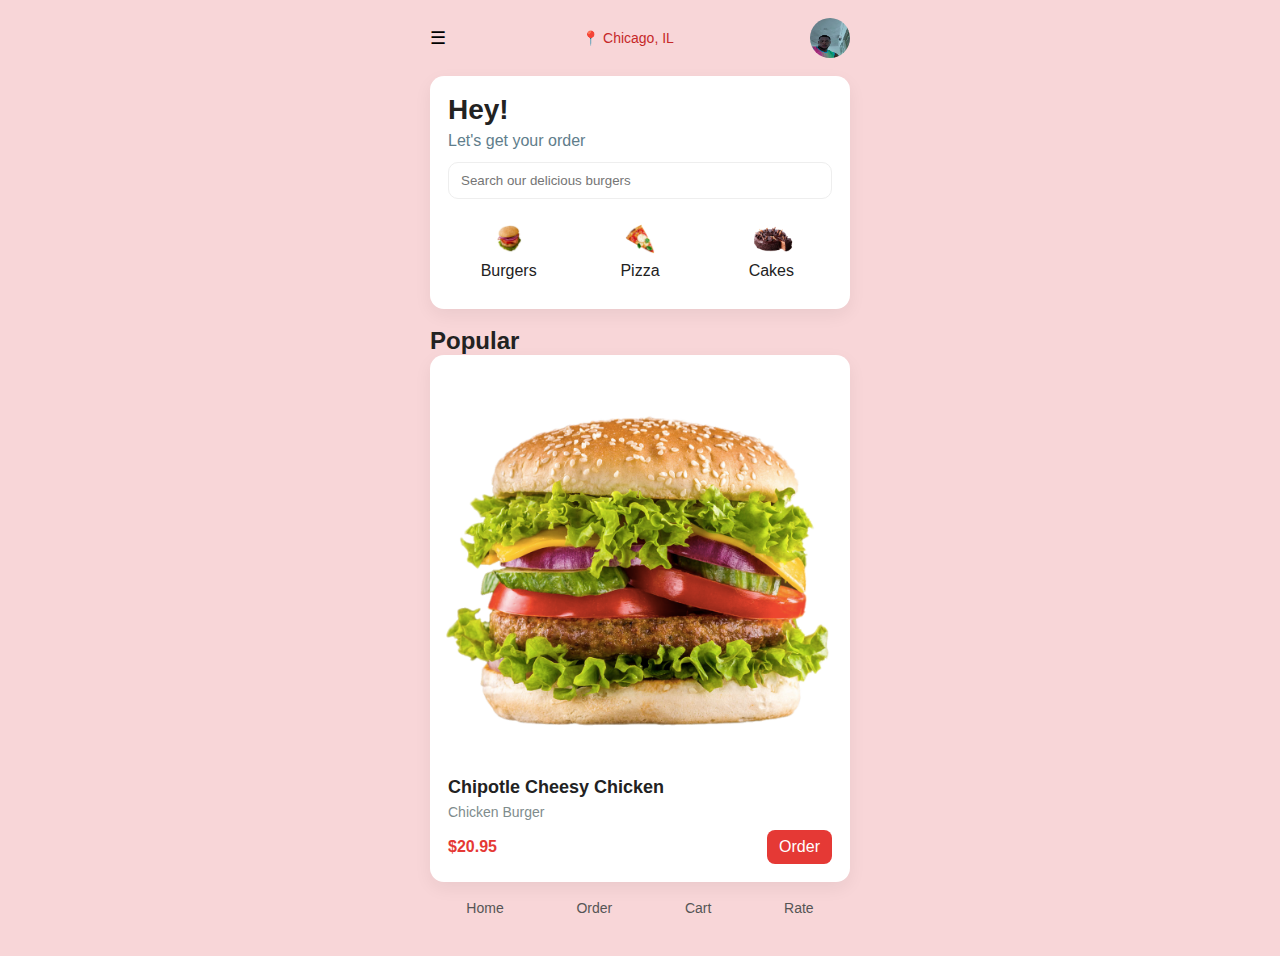
<file: index.html>
<!DOCTYPE html>
<html lang="en">
<head>
  <meta charset="utf-8" />
  <meta name="viewport" content="width=device-width,initial-scale=1" />
  <title>FoodApp — Home</title>
  <!-- Link to the page-specific CSS file -->
  <link rel="stylesheet" href="styles.css" />
</head>
<body>
  <!-- Header area with location and avatar -->
  <header class="header">
    <button class="hamburger" aria-label="menu">☰</button>
    <div class="location">📍 Chicago, IL</div>
    <img class="avatar" src="pic.JPG" alt="avatar" />
  </header>

  <!-- Hero text -->
  <section class="hero">
    <h1>Hey!</h1>
    <p class="sub">Let's get your order</p>

    <!-- Search box -->
    <div class="search">
      <input type="text" placeholder="Search our delicious burgers" />
    </div>

    <!-- Category cards -->
    <div class="categories">
      <div class="cat">
        <img src="buger 1.png" alt="burger" height="30px" />
        <span>Burgers</span>
      </div>
      <div class="cat">
        <img src="pizza.png" alt="pizza" height="30px" />
        <span>Pizza</span>
      </div>
      <div class="cat">
        <img src="cake.png" alt="cakes" height="30px" />
        <span>Cakes</span>
      </div>
    </div>
  </section>

  <!-- Popular list — each card corresponds to an item and has its own "view" button -->
  <main class="main">
    <h2>Popular</h2>

    <article class="food-card">
      <!-- image of dish -->
      <img src="buger 3.png" alt="Chipotle Cheesy Chicken" />
      <div class="card-body">
        <h3>Chipotle Cheesy Chicken</h3>
        <p class="desc">Chicken Burger</p>
        <div class="meta">
          <div class="price">$20.95</div>
          <!-- "Order" is a link to the Order page (order.html) -->
          <a class="btn" href="Order.html">Order</a>
        </div>
      </div>
     
  </main>

  <footer class="nav">
    <!-- simple bottom navigation (links to pages) -->
    <a href="index.html">Home</a>
    <a href="Order.html">Order</a>
    <a href="Cart.html">Cart</a>
    <a href="Rate.html">Rate</a>
  </footer>
</body>
</html>
</file>
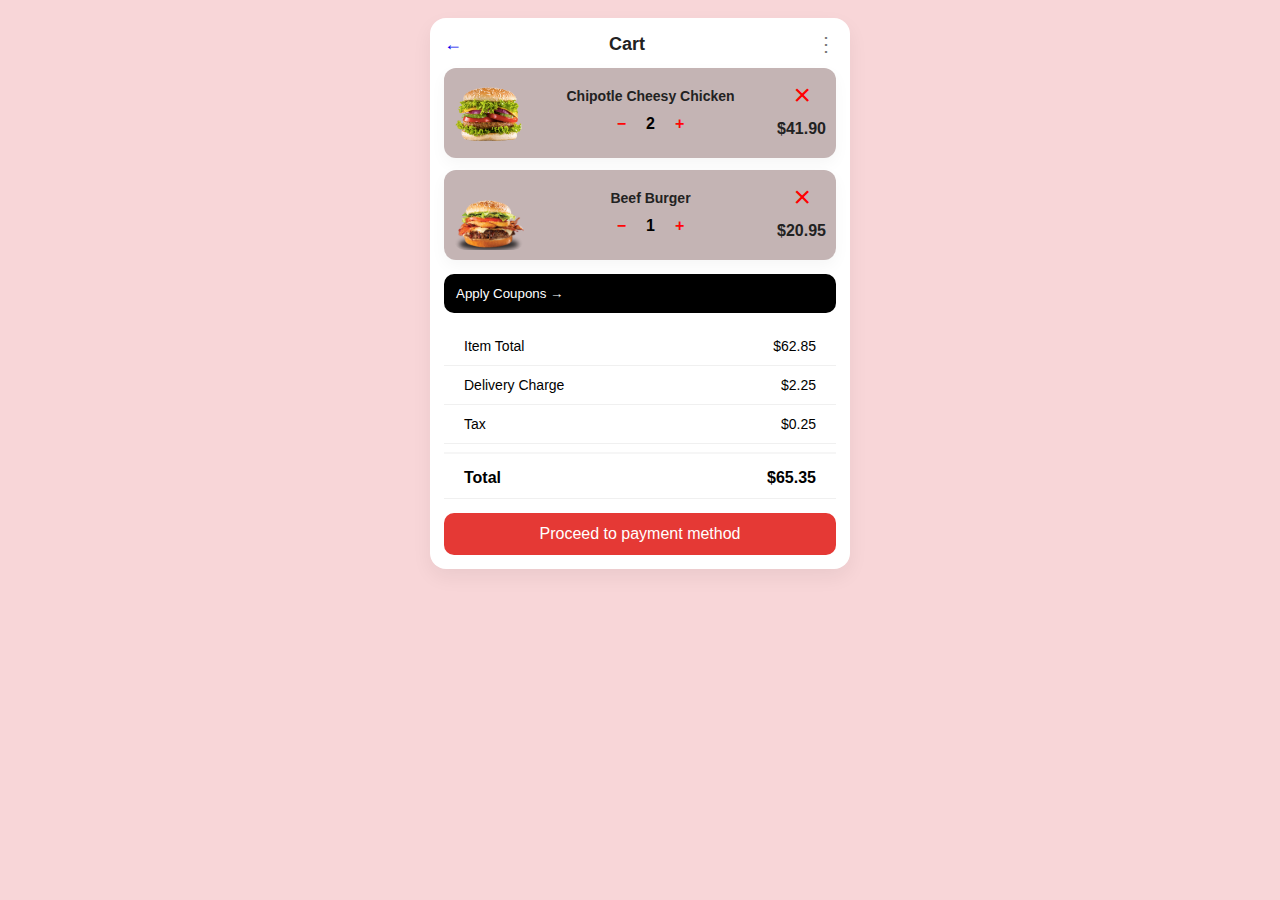
<file: Cart.html>
<!DOCTYPE html>
<html lang="en">
<head>
  <meta charset="utf-8" />
  <meta name="viewport" content="width=device-width,initial-scale=1" />
  <title>FoodApp — Cart</title>
  <link rel="stylesheet" href="Cart.css" />
</head>
<body>
  <div class="container">
    <header class="top">
      <a href="index.html" class="back">←</a>
      <h1>Cart</h1>
      <div class="more">⋮</div>
    </header>

    <!-- Cart items: static, each item shows image, title, qty and price -->
    <section class="cart-items">
      <div class="item">
        <img src="buger 3.png" alt="Chipotle Cheesy Chicken" />
        <div class="info">
          <div class="title">Chipotle Cheesy Chicken</div>
          <div class="qty">− <span>2</span>+</div>
        </div>
        <div class="remove"> &times; </div>
        <div class="price">$41.90</div>
      </div>

      <div class="item">
        <img src="beef Burger (2).png" alt="Beef Burger" />
        <div class="info">
          <div class="title">Beef Burger</div>
          <div class="qty">− <span>1</span>+</div>
        </div>
        <div class="remove"> &times; </div>
        <div class="price">$20.95</div>
      </div>
    </section>

    <!-- coupon, totals -->
    <section class="summary">
      <button class="coupon">Apply Coupons →</button>

      <div class="totals">
        <div class="row"><span>Item Total</span><span>$62.85</span></div>
        <div class="row"><span>Delivery Charge</span><span>$2.25</span></div>
        <div class="row"><span>Tax</span><span>$0.25</span></div>
        <div class="row total"><span>Total</span><span>$65.35</span></div>
      </div>

      <a class="pay" href="#">Proceed to payment method</a>
    </section>
  </div>
</body>
</html>
</file>
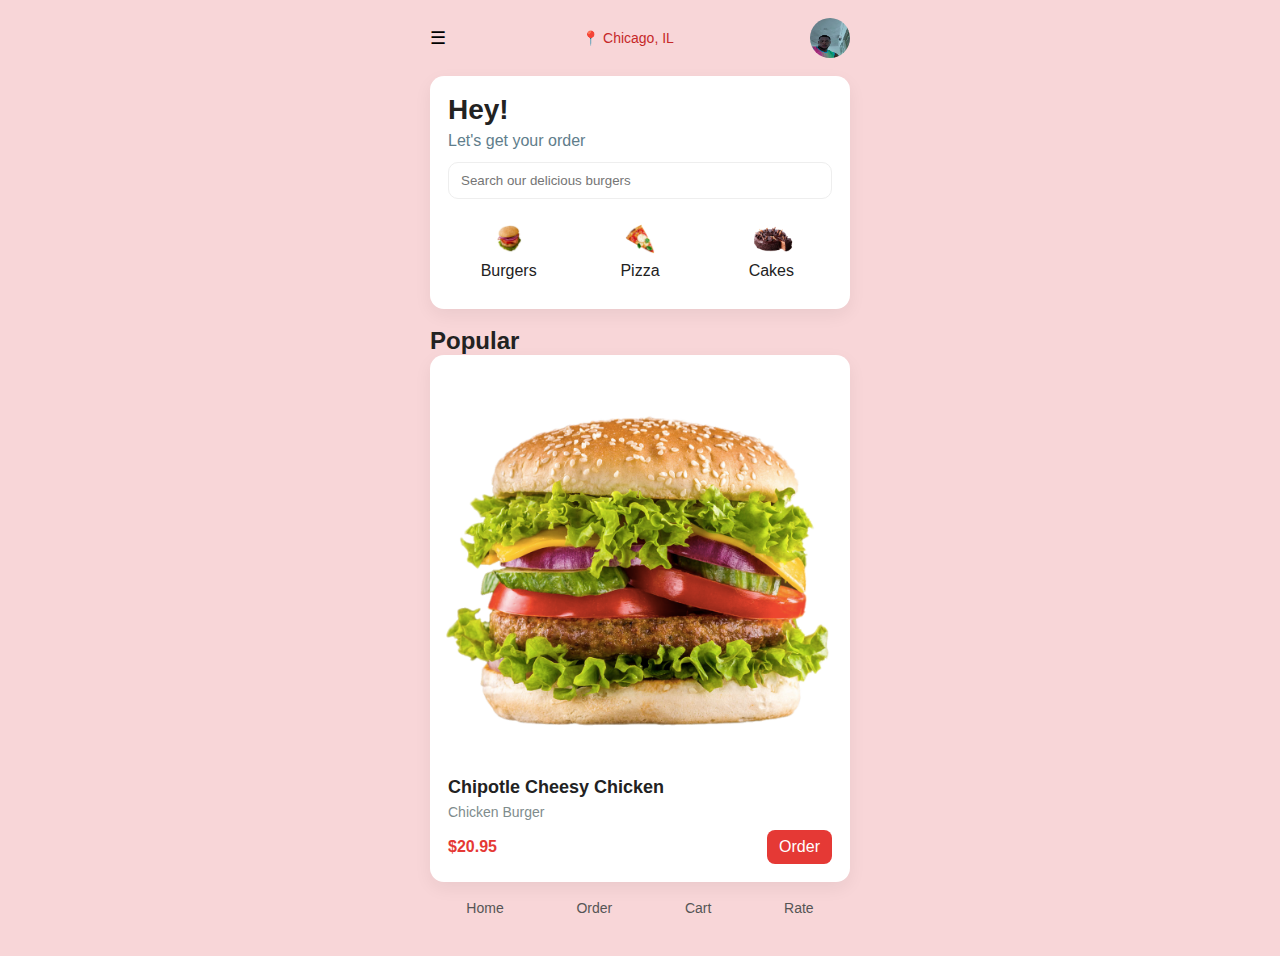
<file: Home.html>
<!DOCTYPE html>
<html lang="en">
<head>
  <meta charset="utf-8" />
  <meta name="viewport" content="width=device-width,initial-scale=1" />
  <title>FoodApp — Home</title>
  <!-- Link to the page-specific CSS file -->
  <link rel="stylesheet" href="styles.css" />
</head>
<body>
  <!-- Header area with location and avatar -->
  <header class="header">
    <button class="hamburger" aria-label="menu">☰</button>
    <div class="location">📍 Chicago, IL</div>
    <img class="avatar" src="pic.JPG" alt="avatar" />
  </header>

  <!-- Hero text -->
  <section class="hero">
    <h1>Hey!</h1>
    <p class="sub">Let's get your order</p>

    <!-- Search box -->
    <div class="search">
      <input type="text" placeholder="Search our delicious burgers" />
    </div>

    <!-- Category cards -->
    <div class="categories">
      <div class="cat">
        <img src="buger 1.png" alt="burger" height="30px" />
        <span>Burgers</span>
      </div>
      <div class="cat">
        <img src="pizza.png" alt="pizza" height="30px" />
        <span>Pizza</span>
      </div>
      <div class="cat">
        <img src="cake.png" alt="cakes" height="30px" />
        <span>Cakes</span>
      </div>
    </div>
  </section>

  <!-- Popular list — each card corresponds to an item and has its own "view" button -->
  <main class="main">
    <h2>Popular</h2>

    <article class="food-card">
      <!-- image of dish -->
      <img src="buger 3.png" alt="Chipotle Cheesy Chicken" />
      <div class="card-body">
        <h3>Chipotle Cheesy Chicken</h3>
        <p class="desc">Chicken Burger</p>
        <div class="meta">
          <div class="price">$20.95</div>
          <!-- "Order" is a link to the Order page (order.html) -->
          <a class="btn" href="order.html">Order</a>
        </div>
      </div>
     
  </main>

  <footer class="nav">
    <!-- simple bottom navigation (links to pages) -->
    <a href="home.html">Home</a>
    <a href="order.html">Order</a>
    <a href="cart.html">Cart</a>
    <a href="Rate.html">Rate</a>
  </footer>
</body>
</html>
</file>
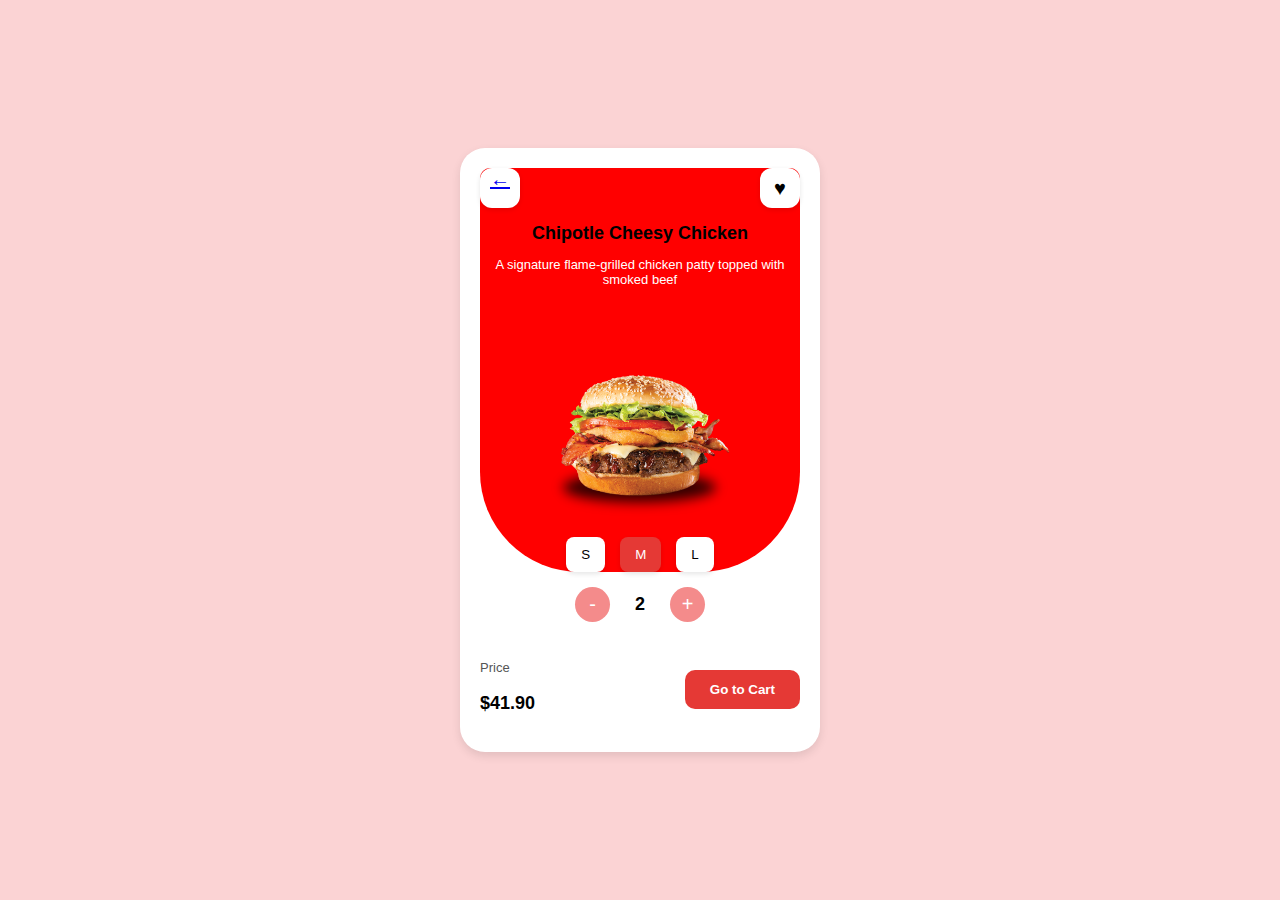
<file: Order.html>
<!DOCTYPE html>
<html lang="en">
<head>
  <meta charset="UTF-8">
  <meta name="viewport" content="width=device-width, initial-scale=1.0">
  <title>Food Order - Chipotle Cheesy Chicken</title>
  <link rel="stylesheet" href="Order.css">
</head>
<body>

  <!-- ===== Order Page Container ===== -->
  <div class="order-container">

    <!-- ===== Background Circle ===== -->
   <div class="background-circle">
   
    <!-- ===== Back and Favorite Buttons ===== -->
    <div class="top-buttons">
      <a href="index.html" class="back-btn">&#8592;</a>
      <button class="fav-btn">&#9829;</button>
    </div>

    <!-- ===== Food Image and Details ===== -->
    <div class="food-info">
      <h2 class="food-title">Chipotle Cheesy Chicken</h2>
      <p class="food-desc">A signature flame-grilled chicken patty topped with smoked beef</p>
      <img src="beef Burger (2).png" alt="Chipotle Cheesy Chicken" class="food-img">
    </div>

    <!-- ===== Size Selection Buttons ===== -->
    <div class="size-selection">
      <button class="size-btn">S</button>
      <button class="size-btn active">M</button>
      <button class="size-btn">L</button>
    </div>
    </div>
  

    <!-- ===== Quantity Selection ===== -->
    <div class="quantity">
      <button class="qty-btn">-</button>
      <span class="qty-value">2</span>
      <button class="qty-btn">+</button>
    </div>

    <!-- ===== Price and Cart Button ===== -->
    <div class="price-section">
      <div class="price-info">
        <p class="price-label">Price</p>
        <p class="price-value">$41.90</p>
      </div>
      <button class="cart-btn">Go to Cart</button>
    </div>
  </div>

</body>
</html>
</file>
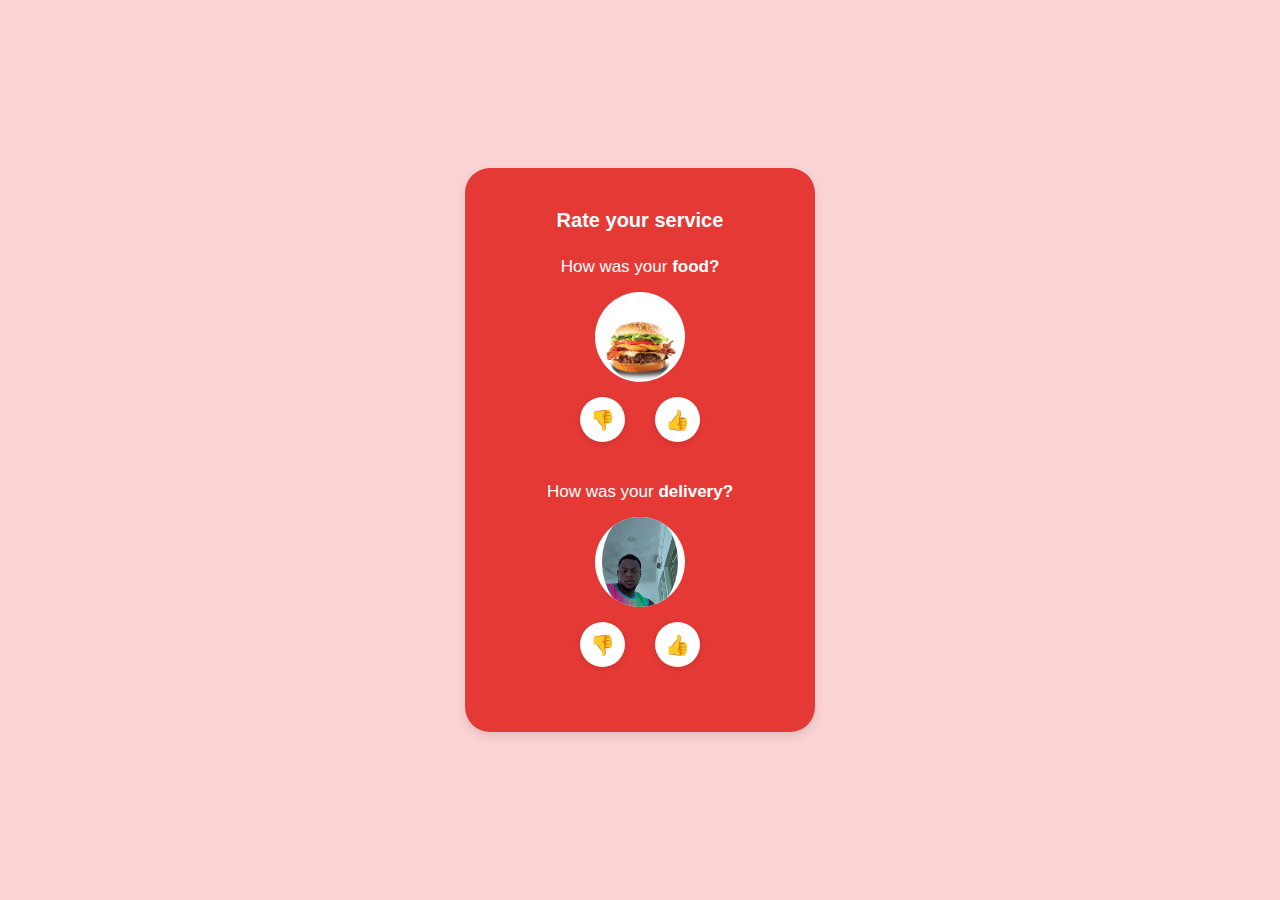
<file: Rate.html>
<!DOCTYPE html>
<html lang="en">
<head>
  <meta charset="UTF-8">
  <meta name="viewport" content="width=device-width, initial-scale=1.0">
  <title>Rate our Service</title>
  <link rel="stylesheet" href="Rate.css">
</head>
<body>

  <!-- ===== Page Container ===== -->
  <div class="rate-container">

    <!-- ===== Page Title ===== -->
    <h2 class="rate-title">Rate your service</h2>

    <!-- ===== Food Rating Section ===== -->
    <div class="rating-section">
      <h3>How was your <span>food?</span></h3>
      <!-- Food Image -->
      <div class="circle-img">
        <img src="beef Burger (2).png" alt="Burger Image">
      </div>
      <!-- Like/Dislike Buttons -->
      <div class="feedback-btns">
        <button class="dislike-btn">👎</button>
        <button class="like-btn">👍</button>
      </div>
    </div>

    <!-- ===== Delivery Rating Section ===== -->
    <div class="rating-section">
      <h3>How was your <span>delivery?</span></h3>
      <!-- Delivery Person Image -->
      <div class="circle-img">
        <img src="pic.JPG" alt="Delivery Person">
      </div>
      <!-- Like/Dislike Buttons -->
      <div class="feedback-btns">
        <button class="dislike-btn">👎</button>
        <button class="like-btn">👍</button>
      </div>
    </div>

  </div>

</body>
</html>
</file>
<file: Cart.css>
/* cart.css - cart page layout and styling */
*{box-sizing:border-box;margin:0;padding:0}
body{
  font-family:"Poppins",Arial,sans-serif;
  background:#f8d6d8;
  -webkit-font-smoothing:antialiased;
  color:#222;
}
.container{ max-width:420px;margin:18px auto;background:#fff;border-radius:16px;padding:14px;box-shadow:0 8px 20px rgba(0,0,0,0.06); }

.top{ display:flex;align-items:center;gap:12px; margin-bottom:12px; }
.top .back{ text-decoration:none; font-size:18px;}
.top h1{ flex:1; text-align:center; font-size:18px; margin-right:24px; }
.more{ font-size:20px; color:#777; }

/* cart list */
.cart-items{ 
  display:flex;
  flex-direction:column; 
  gap:12px;
 }
.item{ 
  position: relative;
  display:flex; 
  align-items:center;
  gap:12px;
  background:#c4b4b4;
  padding:10px; 
  border-radius:12px;
  box-shadow: 0 6px 16px rgba(0,0,0,0.04);
}
.item img{ 
  width:70px; 
  height:70px; 
  object-fit:cover; 
  border-radius:10px;
}
.info{ 
  flex:1;
}
.title{ 
  font-weight:700; 
  font-size:14px;
  margin-bottom:6px;
  display: flex;
  align-items: center;
  justify-content: center;
}
.qty{ color:#ff0606; 
  font-weight:600; 
  cursor:pointer; 
  user-select:none;
  display: flex;
  align-items: center;
  justify-content: center;
}
span{
  margin: 0 8px;
  padding: 5px 12px;
  color: #000000;
}
.remove{
  font-size:30px; 
  color:#ff0000; 
  cursor:pointer; 
  position:absolute;
  right: 25px;
  top: 10px;
}

/* price */
.price{ 
  margin-top: 32px;
  font-weight:700;
}

/* coupon button */
.coupon{ display:block; width:100%; background:#000; color:#fff; padding:12px; border-radius:10px; border:none; margin:14px 0; text-align:left; }

/* totals */
.totals{ font-size:14px; color:#444; }
.row{ display:flex; justify-content:space-between; padding:6px 0; border-bottom:1px solid #f0f0f0; }
.row.total{ font-weight:800; font-size:16px; border-top:2px solid #f6f6f6; margin-top:8px; padding-top:10px; }

/* proceed button */
.pay{ display:block; margin-top:14px; background:#e53935; color:#fff; text-decoration:none; padding:12px; border-radius:10px; text-align:center; }

/* small screens */
@media (max-width:420px){
  .container{ margin:10px; }
}
</file>
<file: Order.css>
/* orderhtml.css - Styles for Order.html page */
/* ===== General Page Styling ===== */
body {
  background-color: #fbd3d4;
  font-family: 'Poppins', sans-serif;
  display: flex;
  justify-content: center;
  align-items: center;
  height: 100vh;
  margin: 0;
}

/* ===== Main Order Card ===== */
.order-container {
  background-color: white;
  width: 320px;
  border-radius: 25px;
  padding: 20px;
  box-shadow: 0 4px 10px rgba(0,0,0,0.1);
  text-align: center;
  position: relative;
}
.background-circle {

  background-color: #ff0000;
  border-top-left-radius: 10px;
  border-top-right-radius: 10px;
  border-bottom-left-radius: 100px;
  border-bottom-right-radius: 100px;
}
/* ===== Top Buttons (Back & Favorite) ===== */
.top-buttons {
  display: flex;
  justify-content: space-between;

}

.back-btn, .fav-btn {
  background-color: white;
  border: none;
  font-size: 20px;
  border-radius: 12px;
  box-shadow: 0 2px 5px rgba(0,0,0,0.1);
  width: 40px;
  height: 40px;
  cursor: pointer;
}

/* ===== Food Image & Text ===== */
.food-info h2 {
  font-size: 18px;
  font-weight: 600;
  margin-bottom: 5px;
}

.food-info p {
  font-size: 13px;
  color: #ffffff;
  margin-bottom: 20px;
}

.food-img {
  width: 180px;
  height: auto;
  border-radius: 10px;
}

/* ===== Size Buttons ===== */
.size-selection {
  display: flex;
  justify-content: center;
  gap: 15px;
  margin: 15px 0;
}

.size-btn {
  border: none;
  background-color: white;
  box-shadow: 0 2px 5px rgba(0,0,0,0.1);
  border-radius: 8px;
  padding: 10px 15px;
  cursor: pointer;
  font-weight: 500;
  justify-content: center;
}
.size-btn.active {
  background-color: #e53935;
  color: white;
}

/* ===== Quantity Section ===== */
.quantity {
  display: flex;
  justify-content: center;
  align-items: center;
  gap: 25px;
  margin: 15px 0;
}

.qty-btn {
  background-color: #f48b8b;
  border: none;
  color: white;
  font-size: 20px;
  width: 35px;
  height: 35px;
  border-radius: 50%;
  cursor: pointer;
}

.qty-value {
  font-size: 18px;
  font-weight: 600;
}

/* ===== Price and Cart Button ===== */
.price-section {
  display: flex;
  justify-content: space-between;
  align-items: center;
  margin-top: 25px;
}

.price-info {
  text-align: left;
}

.price-label {
  font-size: 13px;
  color: #555;
}

.price-value {
  font-size: 18px;
  font-weight: 600;
}

.cart-btn {
  background-color: #e53935;
  border: none;
  color: white;
  padding: 12px 25px;
  border-radius: 10px;
  cursor: pointer;
  font-weight: 600;
}

.cart-btn:hover {
  background-color: #c62828;
}
</file>
<file: Rate.css>
/* ===== General Page Styling ===== */
body {
  background-color: #fbd3d4; /* soft pink background */
  font-family: 'Poppins', sans-serif;
  display: flex;
  justify-content: center;
  align-items: center;
  height: 100vh;
  margin: 0;
}

/* ===== Main Red Card Container ===== */
.rate-container {
  background-color: #e53935; /* deep red */
  color: white;
  width: 320px;
  border-radius: 25px;
  text-align: center;
  padding: 25px 15px;
  box-shadow: 0 4px 10px rgba(0,0,0,0.1);
}

/* ===== Page Title ===== */
.rate-title {
  font-size: 20px;
  font-weight: 600;
  margin-bottom: 25px;
}

/* ===== Each Rating Section (food / delivery) ===== */
.rating-section {
  margin-bottom: 40px;
}

/* ===== Question Heading ===== */
.rating-section h3 {
  font-size: 17px;
  font-weight: 500;
  margin-bottom: 15px;
}

.rating-section h3 span {
  font-weight: 700; /* emphasize 'food' and 'delivery' */
}

/* ===== Circle Images (burger and delivery man) ===== */
.circle-img {
  width: 90px;
  height: 90px;
  border-radius: 50%;
  background-color: white;
  margin: 0 auto 15px auto;
  overflow: hidden; /* crop images into circle */
  display: flex;
  justify-content: center;
  align-items: center;
}

.circle-img img {
  width: 85%;
  height: auto;
  border-radius: 50%;
}

/* ===== Like / Dislike Buttons ===== */
.feedback-btns {
  display: flex;
  justify-content: center;
  gap: 30px;
}

.feedback-btns button {
  width: 45px;
  height: 45px;
  border-radius: 50%;
  border: none;
  background-color: white;
  color: #e53935;
  font-size: 20px;
  cursor: pointer;
  box-shadow: 0 2px 6px rgba(0,0,0,0.1);
  transition: all 0.3s ease;
}

/* ===== Hover Effects ===== */
.feedback-btns button:hover {
  background-color: #ffefef;
  transform: scale(1.1);
}

/* ===== Responsive Design ===== */
@media (max-width: 360px) {
  .rate-container {
    width: 90%;
    padding: 20px;
  }
}
</file>
<file: styles.css>
/* home.css
   Styles for the Home page: header, categories, cards, bottom nav
*/

/* Basic reset & font */
* { box-sizing: border-box; margin: 0; padding: 0; }
body {
  font-family: "Poppins", Arial, sans-serif;
  background: #f8d6d8; /* light pink like my design */
  color: #222;
  -webkit-font-smoothing: antialiased;
}

/* Header */
.header {
  max-width: 420px;
  margin: 18px auto;
  display: flex;
  align-items: center;
  justify-content: space-between;
}
.hamburger { background: transparent; border: none; font-size: 18px; }
.location { font-size: 14px; color: #c62828; }
.avatar { width: 40px; height: 40px; border-radius: 50%; }

/* Hero */
.hero {
  max-width: 420px;
  margin: 0 auto 10px;
  background: #fff;
  padding: 18px;
  border-radius: 14px;
  box-shadow: 0 6px 18px rgba(0,0,0,0.06);
}
.hero h1 { font-size: 28px; margin-bottom: 6px; }
.sub { color: #607d8b; margin-bottom: 12px; }

/* Search input */
.search input {
  width: 100%;
  padding: 10px 12px;
  border-radius: 10px;
  border: 1px solid #eee;
}

/* Categories row */
.categories {
  display: flex;
  gap: 10px;
  margin-top: 14px;
  justify-content: space-between;
}
.categories :hover{
  background-color: #e53935;
  box-shadow: 0 4px 12px rgba(219, 17, 17, 0.1);
  transition: box-shadow 0.3s ease;
}
.cat {
  flex: 1;
  background: #fff;
  border-radius: 12px;
  padding: 10px;
  text-align: center;
  border: 1px solid transparent;
}
.cat img { display: block; margin: 0 auto 8px; }
.cat.active { background: #e53935; color: #fff; }

/* Main list of popular items */
.main {
  max-width: 420px;
  margin: 18px auto;
}
.food-card {
  background: #fff;
  border-radius: 14px;
  padding: 8px;
  box-shadow: 0 6px 18px rgba(0,0,0,0.06);
  overflow: hidden;
  margin-bottom: 16px;
}
.food-card img:hover {
  background-color: #e53935;
  box-shadow: 0 8px 22px rgba(0,0,0,0.1);
  transition: box-shadow 0.3s ease;
}
.food-card img { width: 100%; border-radius: 10px; display:block; }
.card-body { padding: 10px; }
.card-body h3 { font-size: 18px; margin-bottom: 6px; }
.desc { color: #7f8c8d; font-size: 14px; margin-bottom: 10px; }

/* meta: price + order button */
.meta { display:flex; align-items:center; justify-content:space-between; }
.price { color: #e53935; font-weight:700; }
.btn {
  background:#e53935;
  color:#fff;
  padding:8px 12px;
  text-decoration:none;
  border-radius:8px;
}

/* comments preview (static) */
.comments-preview { padding: 10px; border-top: 1px dashed #eee; font-size: 13px; color:#444; }
.comment { margin-bottom:6px; }

/* bottom nav */
.nav {
  max-width: 420px;
  margin: 18px auto 40px;
  display:flex;
  justify-content:space-around;
  background:transparent;
}
.nav a { color:#555; text-decoration:none; font-size:14px; }

/* small screen tweaks */
@media (max-width:420px){
  .hero, .main, .header { margin-left: 12px; margin-right: 12px; }
}
@media (max-width:360px){
  .categories { flex-direction: column; }
  .cat { margin-bottom: 10px; }
}
</file>
